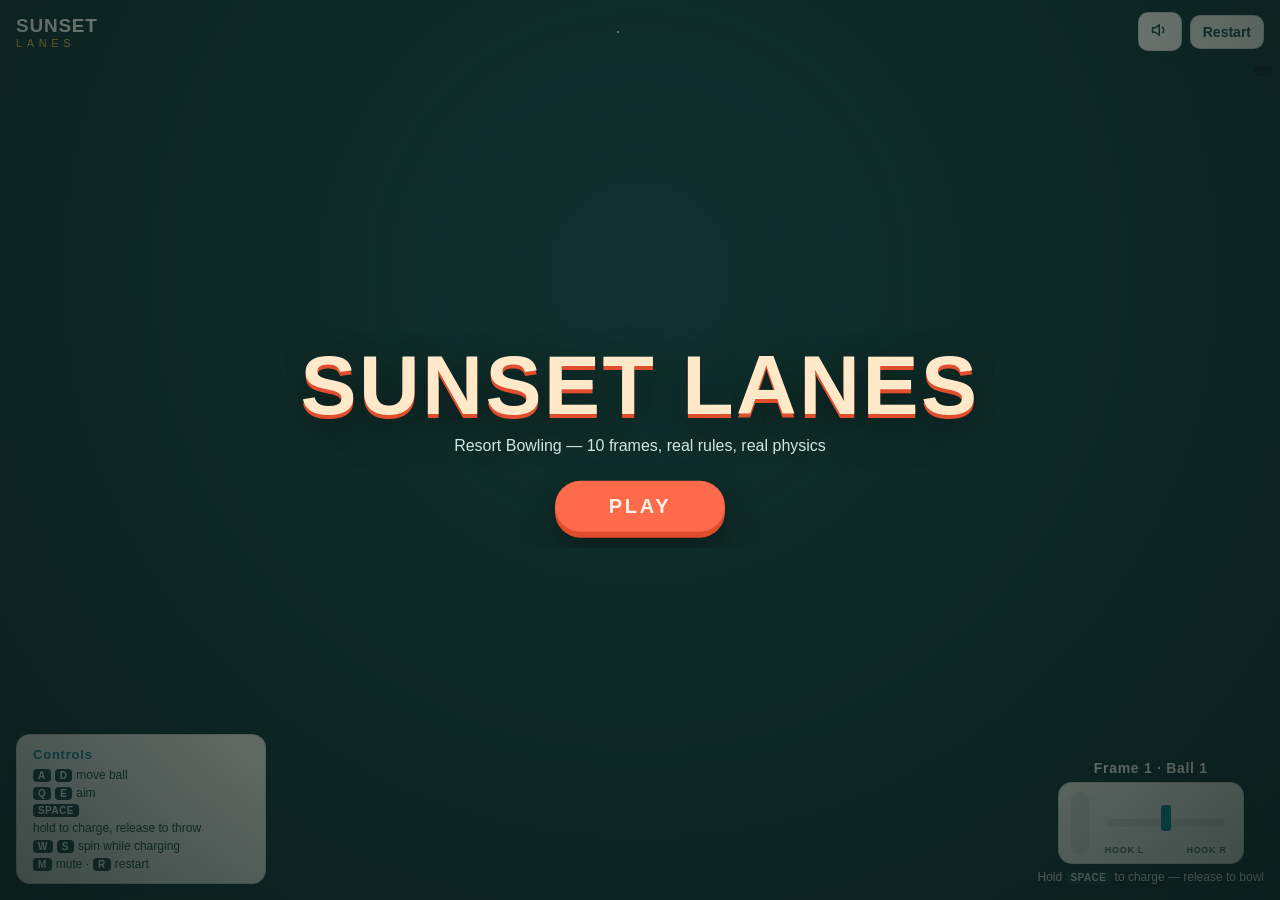
<file: index.html>
<!DOCTYPE html>
<html lang="en">
<head>
  <meta charset="UTF-8" />
  <meta name="viewport" content="width=device-width, initial-scale=1.0" />
  <title>Sunset Lanes — Resort Bowling</title>
  <link rel="icon" href="data:image/svg+xml,%3Csvg xmlns='http://www.w3.org/2000/svg' viewBox='0 0 32 32'%3E%3Ccircle cx='16' cy='16' r='13' fill='%230e7d86'/%3E%3Ccircle cx='13' cy='13' r='2' fill='%23083439'/%3E%3Ccircle cx='20' cy='13' r='2' fill='%23083439'/%3E%3Ccircle cx='16.5' cy='19' r='2' fill='%23083439'/%3E%3C/svg%3E" />
  <link rel="preconnect" href="https://api.fontshare.com" />
  <link href="https://api.fontshare.com/v2/css?f[]=chillax@400,500,600,700&f[]=general-sans@400,500,600&display=swap" rel="stylesheet" />
  <link rel="stylesheet" href="css/style.css?v=5" />
</head>
<body>
  <!-- HUD -->
  <div id="hud">
    <div id="debug"></div>

    <header id="topbar">
      <div id="brand">SUNSET<span>LANES</span></div>
      <div id="scorecard-wrap">
        <table id="scorecard" aria-label="Scorecard"></table>
      </div>
      <div id="top-buttons">
        <button id="mute-btn" aria-label="Toggle sound" title="Mute (M)">
          <svg width="18" height="18" viewBox="0 0 24 24" fill="none" stroke="currentColor" stroke-width="2" stroke-linecap="round" stroke-linejoin="round"><polygon points="11 5 6 9 2 9 2 15 6 15 11 19 11 5"/><path d="M15.54 8.46a5 5 0 0 1 0 7.07"/></svg>
        </button>
        <button id="restart-btn" title="Restart (R)">Restart</button>
        <button id="btn-phone-reconnect" class="hidden" title="Reconnect a disconnected phone">RECONNECT PHONE</button>
      </div>
    </header>

    <div id="message"></div>

    <div id="turn-banner" class="hidden"></div>
    <aside id="match-panel" class="hidden"></aside>

    <div id="bottom-hud">
      <aside id="controls-panel">
        <h3>Controls</h3>
        <ul>
          <li><kbd>A</kbd><kbd>D</kbd> move ball</li>
          <li><kbd>Q</kbd><kbd>E</kbd> aim</li>
          <li><kbd>SPACE</kbd> hold to charge, release to throw</li>
          <li><kbd>W</kbd><kbd>S</kbd> spin while charging</li>
          <li><kbd>M</kbd> mute · <kbd>R</kbd> restart</li>
        </ul>
      </aside>
      <div id="meter-wrap">
        <div id="frame-indicator">Frame 1 · Ball 1</div>
        <div id="meters-row">
          <div id="power-meter" title="Power"><div id="power-fill"></div></div>
          <div id="spin-dial" title="Spin">
            <div id="spin-track"></div>
            <div id="spin-needle"></div>
            <span class="spin-label left">HOOK L</span>
            <span class="spin-label right">HOOK R</span>
          </div>
        </div>
        <div id="hint">Hold <kbd>SPACE</kbd> to charge — release to bowl</div>
      </div>
    </div>
  </div>

  <!-- Phone disconnected mid-game: reconnect popup (game keeps running) -->
  <div id="phone-reconnect" class="hidden">
    <div id="phone-reconnect-card">
      <h2 id="reconnect-title">PHONE DISCONNECTED</h2>
      <p id="reconnect-status" class="menu-note">The game is still running — nothing was reset.</p>
      <canvas id="reconnect-qr" width="200" height="200"></canvas>
      <p class="menu-note">Rescan this QR on the phone (same code), or tap RECONNECT on the phone itself.</p>
      <div id="reconnect-code">----</div>
      <button id="btn-reconnect-refresh" class="menu-btn">RECONNECT</button>
      <button id="btn-reconnect-new" class="menu-btn">NEW CODE</button>
      <button id="btn-reconnect-close" class="menu-link">Close</button>
    </div>
  </div>

  <!-- Title screen / menus / game over -->
  <div id="overlay" class="show">
    <div id="overlay-card">
      <h1 id="overlay-title">SUNSET LANES</h1>
      <p id="overlay-sub">Resort Bowling — 10 frames, real rules, real physics</p>
      <button id="overlay-btn">PLAY</button>

      <!-- Multiplayer menus -->
      <div id="menu-panel" class="hidden">
        <!-- main mode select -->
        <div id="menu-main" class="menu-screen">
          <div id="solo-games-row">
            <span class="menu-label">Games</span>
            <button id="solo-games-minus" class="count-btn">−</button>
            <span id="solo-games-value">1</span>
            <button id="solo-games-plus" class="count-btn">+</button>
          </div>
          <button id="btn-solo" class="menu-btn">SOLO PLAY</button>
          <p id="phone-menu-note" class="menu-note hidden">PHONE CONTROLLER CONNECTED</p>
          <button id="btn-local" class="menu-btn">LOCAL MULTIPLAYER</button>
          <button id="btn-online" class="menu-btn">PLAY ONLINE</button>
          <button id="btn-phone" class="menu-btn phone-accent">USE PHONE AS CONTROLLER</button>
        </div>
        <!-- local player count -->
        <div id="menu-local" class="menu-screen hidden">
          <p class="menu-label">How many bowlers?</p>
          <div id="local-count-row">
            <button class="count-btn" data-count="2">2</button>
            <button class="count-btn" data-count="3">3</button>
            <button class="count-btn" data-count="4">4</button>
          </div>
          <div id="local-names"></div>
          <p class="menu-label">How many games?</p>
          <div id="games-row">
            <button id="games-minus" class="count-btn">−</button>
            <span id="games-value">1</span>
            <button id="games-plus" class="count-btn">+</button>
          </div>
          <button id="btn-local-start" class="menu-btn">START MATCH</button>
          <button id="btn-local-back" class="menu-link">Back</button>
        </div>
        <!-- online setup -->
        <div id="menu-online" class="menu-screen hidden">
          <p class="menu-label">Your name</p>
          <input id="online-name" class="menu-input" maxlength="14" placeholder="Bowler" autocomplete="off" />
          <button id="btn-create" class="menu-btn">CREATE ROOM</button>
          <p class="menu-label">or join with a code</p>
          <input id="join-code" class="menu-input" maxlength="4" placeholder="ABCD" autocomplete="off" autocapitalize="characters" />
          <button id="btn-join" class="menu-btn">JOIN ROOM</button>
          <button id="btn-online-back" class="menu-link">Back</button>
          <p id="online-error" class="menu-error hidden"></p>
        </div>
        <!-- phone controller pairing (multi-phone: 1-4 slots) -->
        <div id="menu-phone" class="menu-screen hidden">
          <p class="menu-label">How many phones?</p>
          <div id="phone-count-row">
            <button class="count-btn selected" data-phones="1">1</button>
            <button class="count-btn" data-phones="2">2</button>
            <button class="count-btn" data-phones="3">3</button>
            <button class="count-btn" data-phones="4">4</button>
          </div>
          <p class="menu-label">Pair your phones</p>
          <canvas id="phone-qr" width="200" height="200"></canvas>
          <p class="menu-label">or visit this site on each phone and enter</p>
          <div id="phone-code">----</div>
          <div id="phone-slots"></div>
          <p id="phone-status" class="menu-note">Pick how many phones, then pair</p>
          <p class="menu-note small-note">Tilt a phone to steer, swing it forward to throw (Wii-style). MULTIPLE PHONES: in LOCAL MULTIPLAYER phone 1 bowls for bowler 1, phone 2 for bowler 2, and so on — bowlers without a phone of their own are controlled by any connected phone (shared). With just ONE phone connected, it controls whichever bowler is up (pass the phone around). Extra phones beyond the roster share the active bowler. RECENTER sets neutral; SETUP on the phone has control-scheme presets (wheel / twist / swing-only) and sensitivity.</p>
          <button id="btn-phone-done" class="menu-btn hidden">DONE — PICK A MODE</button>
          <div id="phone-pair-row" class="hidden">
            <button id="btn-phone-back" class="menu-link">Back</button>
            <button id="btn-phone-disconnect" class="menu-link danger">Disconnect phones</button>
          </div>
          <p id="phone-connected-note" class="menu-note hidden">Phone controller connected — pick a mode and bowl</p>
        </div>
        <!-- lobby -->
        <div id="menu-lobby" class="menu-screen hidden">
          <p class="menu-label">Room code</p>
          <div id="lobby-code">----</div>
          <p class="menu-label">Bowlers</p>
          <ul id="lobby-players"></ul>
          <button id="btn-start-match" class="menu-btn">START MATCH</button>
          <p id="lobby-waiting" class="menu-note hidden">Waiting for the host to start…</p>
          <button id="btn-leave" class="menu-link">Leave room</button>
        </div>
      </div>
    </div>
    <div id="final-panel">
      <div id="final-score">0</div>
      <div id="final-rank">SOLID GAME</div>
      <div id="final-standings" class="hidden"></div>
      <button id="play-again">PLAY AGAIN</button>
    </div>
  </div>

  <script type="module" src="src/main.js?v=5"></script>
</body>
</html>
</file>
<file: css/style.css>
/* Sunset Lanes — resort bowling design system
   Palette: warm cream surfaces, deep teal ink, coral accent.
   Fonts: Chillax (display) + General Sans (body) from Fontshare. */

:root {
  --font-display: 'Chillax', 'Avenir Next', sans-serif;
  --font-body: 'General Sans', 'Helvetica Neue', sans-serif;

  --color-bg: #0f2e2b;
  --color-surface: rgba(247, 241, 230, 0.92);
  --color-surface-solid: #f7f1e6;
  --color-border: rgba(23, 63, 58, 0.18);
  --color-ink: #173f3a;
  --color-ink-muted: #4a6b66;
  --color-accent: #ff6b4a;
  --color-accent-deep: #e04e2e;
  --color-teal: #0e7d86;
  --color-gold: #e8b34b;

  --text-xs: 12px;
  --text-sm: 14px;
  --text-base: 16px;
  --text-lg: 20px;

  --space-1: 4px;
  --space-2: 8px;
  --space-3: 12px;
  --space-4: 16px;

  --radius-md: 10px;
  --radius-lg: 14px;
  --shadow-md: 0 4px 14px rgba(15, 46, 43, 0.25);
  --transition-ui: 180ms cubic-bezier(0.16, 1, 0.3, 1);
}

*, *::before, *::after { box-sizing: border-box; margin: 0; padding: 0; }

html, body { height: 100%; }
body { overflow: hidden; } /* the game page: fixed viewport */
body.phone-body { overflow-y: auto; } /* the controller page: scrolls if needed */

body {
  font-family: var(--font-body);
  color: var(--color-ink);
  background: var(--color-bg);
  -webkit-font-smoothing: antialiased;
}

canvas { display: block; }

#hud {
  position: fixed;
  inset: 0;
  pointer-events: none;
  z-index: 10;
  display: flex;
  flex-direction: column;
  justify-content: space-between;
}

#hud button { pointer-events: auto; }

/* debug overlay */
#debug {
  position: fixed;
  top: 66px;
  right: var(--space-2);
  background: rgba(10, 25, 23, 0.72);
  color: #7fe3a8;
  font: 11px/1.5 ui-monospace, monospace;
  padding: 5px 9px;
  border-radius: 6px;
  white-space: pre;
  pointer-events: none;
  z-index: 99;
}

/* ---------- top bar ---------- */
#topbar {
  display: flex;
  align-items: stretch;
  gap: var(--space-3);
  padding: var(--space-3) var(--space-4);
}

#brand {
  font-family: var(--font-display);
  font-weight: 700;
  font-size: 19px;
  letter-spacing: 0.04em;
  color: var(--color-surface-solid);
  text-shadow: 0 1px 4px rgba(15, 46, 43, 0.5);
  display: flex;
  flex-direction: column;
  justify-content: center;
  white-space: nowrap;
}
#brand span {
  font-size: 11px;
  font-weight: 500;
  letter-spacing: 0.42em;
  color: var(--color-gold);
}

#scorecard-wrap {
  flex: 1;
  min-width: 0;
  display: flex;
  justify-content: center;
  overflow-x: auto;
  pointer-events: auto;
}

#scorecard {
  background: var(--color-surface);
  border: 1px solid var(--color-border);
  border-radius: var(--radius-md);
  box-shadow: var(--shadow-md);
  border-collapse: separate;
  border-spacing: 0;
  font-variant-numeric: tabular-nums lining-nums;
  align-self: center;
  max-width: 100%;
}

#scorecard .frame-labels th {
  font-size: 10px;
  font-weight: 600;
  letter-spacing: 0.08em;
  color: var(--color-ink-muted);
  padding: 3px 0 2px;
  border-bottom: 1px solid var(--color-border);
  min-width: 44px;
  text-align: center;
}
#scorecard .frame-labels th:first-child { border-top-left-radius: var(--radius-md); }
#scorecard .frame-labels th:last-child { border-top-right-radius: var(--radius-md); min-width: 56px; }

#scorecard .rolls td {
  padding: 4px 0;
  border-bottom: 1px solid var(--color-border);
}
#scorecard .frame-rolls-inner {
  display: flex;
  justify-content: center;
  gap: 2px;
}
#scorecard .frame-rolls .roll {
  width: 15px;
  height: 19px;
  display: inline-flex;
  align-items: center;
  justify-content: center;
  font-size: 13px;
  font-weight: 600;
  color: var(--color-ink);
  background: rgba(23, 63, 58, 0.05);
  border-radius: 4px;
}
#scorecard .frame-rolls.current .roll {
  background: rgba(255, 107, 74, 0.16);
  box-shadow: inset 0 0 0 1px rgba(255, 107, 74, 0.5);
}

#scorecard .totals td {
  font-size: 13px;
  font-weight: 700;
  text-align: center;
  padding: 4px 0 5px;
  min-width: 44px;
  color: var(--color-ink);
}
#scorecard .totals .grand-total {
  color: var(--color-ink-muted);
  font-size: 15px;
}
#scorecard .total-label { min-width: 56px; }

/* top-right buttons */
#top-buttons {
  display: flex;
  gap: var(--space-2);
  align-items: center;
}
#mute-btn, #restart-btn {
  background: var(--color-surface);
  border: 1px solid var(--color-border);
  color: var(--color-ink);
  border-radius: var(--radius-md);
  padding: 8px 12px;
  font-size: var(--text-sm);
  font-weight: 600;
  cursor: pointer;
  box-shadow: var(--shadow-md);
  transition: transform var(--transition-ui), background var(--transition-ui);
}
#mute-btn:hover, #restart-btn:hover { transform: translateY(-1px); }
#mute-btn.muted { color: var(--color-ink-muted); }
#mute-btn.muted svg { opacity: 0.45; }
#btn-phone-reconnect { /* persistent mid-game recovery entry point */
  background: linear-gradient(180deg, #4cc9f0, #4aa8d8);
  border: none;
  color: #06222e;
  border-radius: var(--radius-md);
  padding: 8px 12px;
  font-size: var(--text-sm);
  font-weight: 700;
  cursor: pointer;
}
#btn-phone-reconnect.hidden { display: none; }

/* ---------- center message ---------- */
#message {
  position: fixed;
  top: 24%;
  left: 50%;
  transform: translate(-50%, -8px) scale(0.9);
  font-family: var(--font-display);
  font-weight: 700;
  font-size: clamp(40px, 7vw, 76px);
  letter-spacing: 0.02em;
  color: var(--color-surface-solid);
  text-shadow: 0 3px 0 var(--color-accent-deep), 0 8px 28px rgba(15, 46, 43, 0.55);
  opacity: 0;
  pointer-events: none;
  transition: opacity 220ms ease, transform 220ms cubic-bezier(0.16, 1, 0.3, 1);
  white-space: nowrap;
  z-index: 20;
}
#message.show { opacity: 1; transform: translate(-50%, 0) scale(1); }
#message.strike { color: #ffdf7e; text-shadow: 0 3px 0 var(--color-accent-deep), 0 2px 16px rgba(10, 26, 24, 0.85), 0 8px 30px rgba(10, 26, 24, 0.6); }
#message.spare { color: #d7f3ee; }
#message.gutter { color: #9db4b0; font-size: clamp(28px, 5vw, 52px); }
#message.info { font-size: clamp(22px, 4vw, 40px); text-shadow: 0 2px 12px rgba(15, 46, 43, 0.6); }

/* ---------- bottom HUD ---------- */
#bottom-hud {
  display: flex;
  align-items: flex-end;
  justify-content: space-between;
  gap: var(--space-4);
  padding: 0 var(--space-4) var(--space-4);
}

#controls-panel {
  background: var(--color-surface);
  border: 1px solid var(--color-border);
  border-radius: var(--radius-lg);
  box-shadow: var(--shadow-md);
  padding: var(--space-3) var(--space-4);
  font-size: var(--text-xs);
  color: var(--color-ink);
  pointer-events: auto;
  max-width: 250px;
}
#controls-panel h3 {
  font-family: var(--font-display);
  font-size: 13px;
  font-weight: 600;
  letter-spacing: 0.06em;
  margin-bottom: 6px;
  color: var(--color-teal);
}
#controls-panel ul { list-style: none; display: grid; gap: 4px; }
#controls-panel li { display: flex; align-items: center; gap: 4px; flex-wrap: wrap; }
kbd {
  font-family: var(--font-body);
  font-size: 10px;
  font-weight: 600;
  background: var(--color-ink);
  color: var(--color-surface-solid);
  border-radius: 4px;
  padding: 1px 5px;
  letter-spacing: 0.04em;
}

#meter-wrap {
  display: flex;
  flex-direction: column;
  align-items: center;
  gap: 6px;
  pointer-events: auto;
}
#frame-indicator {
  font-family: var(--font-display);
  font-weight: 600;
  font-size: var(--text-sm);
  color: var(--color-surface-solid);
  text-shadow: 0 1px 6px rgba(15, 46, 43, 0.6);
  letter-spacing: 0.05em;
}
#meters-row {
  display: flex;
  align-items: center;
  gap: var(--space-3);
  background: var(--color-surface);
  border: 1px solid var(--color-border);
  border-radius: var(--radius-lg);
  box-shadow: var(--shadow-md);
  padding: var(--space-2) var(--space-3);
}

#power-meter {
  width: 18px;
  height: 64px;
  background: rgba(23, 63, 58, 0.1);
  border-radius: 9px;
  overflow: hidden;
  display: flex;
  align-items: flex-end;
  position: relative;
}
#power-fill {
  width: 100%;
  height: 0%;
  background: linear-gradient(#ffb347, var(--color-accent));
  border-radius: 9px;
  transition: height 40ms linear;
}

#spin-dial {
  width: 130px;
  height: 64px;
  position: relative;
  display: flex;
  align-items: center;
  justify-content: center;
}
#spin-track {
  position: absolute;
  left: 6px; right: 6px;
  height: 8px;
  background: rgba(23, 63, 58, 0.12);
  border-radius: 4px;
}
#spin-needle {
  position: absolute;
  top: 14px;
  width: 10px;
  height: 26px;
  background: var(--color-teal);
  border-radius: 3px;
  transform: translateX(-50%);
  left: 50%;
  transition: left 60ms linear;
}
.spin-label {
  position: absolute;
  bottom: 0;
  font-size: 9px;
  font-weight: 600;
  letter-spacing: 0.08em;
  color: var(--color-ink-muted);
}
.spin-label.left { left: 4px; }
.spin-label.right { right: 4px; }

#hint {
  font-size: var(--text-xs);
  color: var(--color-surface-solid);
  text-shadow: 0 1px 5px rgba(15, 46, 43, 0.65);
  opacity: 0.9;
}

/* ---------- overlay (title / game over) ---------- */
#overlay {
  position: fixed;
  inset: 0;
  z-index: 30;
  display: flex;
  align-items: center;
  justify-content: center;
  background: radial-gradient(ellipse at 50% 30%, rgba(23, 63, 58, 0.25), rgba(10, 26, 24, 0.78));
  opacity: 0;
  pointer-events: none;
  transition: opacity 300ms ease;
}
#overlay.show { opacity: 1; pointer-events: auto; }

#overlay-card {
  text-align: center;
  color: var(--color-surface-solid);
  padding: var(--space-4);
  transform: translateY(-6%);
  max-height: 92vh;
  overflow-y: auto;
}
#overlay-title {
  font-family: var(--font-display);
  font-weight: 700;
  font-size: clamp(44px, 8vw, 84px);
  letter-spacing: 0.03em;
  line-height: 1;
  color: #ffe9c9;
  text-shadow: 0 4px 0 var(--color-accent-deep), 0 14px 40px rgba(0, 0, 0, 0.45);
}
#overlay-sub {
  margin-top: 10px;
  font-size: var(--text-base);
  color: #cfe9df;
}
#overlay-btn {
  margin-top: 26px;
  font-family: var(--font-display);
  font-weight: 700;
  font-size: var(--text-lg);
  letter-spacing: 0.14em;
  color: var(--color-surface-solid);
  background: var(--color-accent);
  border: none;
  border-radius: 999px;
  padding: 14px 54px;
  cursor: pointer;
  box-shadow: 0 6px 0 var(--color-accent-deep), 0 16px 34px rgba(0, 0, 0, 0.4);
  transition: transform var(--transition-ui), box-shadow var(--transition-ui);
}
#overlay-btn:hover { transform: translateY(-2px); }
#overlay-btn:active { transform: translateY(2px); box-shadow: 0 2px 0 var(--color-accent-deep); }

#final-panel { display: none; text-align: center; color: var(--color-surface-solid); }
#overlay.show #final-panel.show { display: block; }
#overlay.show #final-panel.show ~ * { display: none; }
#final-panel.show ~ #overlay-card { display: none; }

#final-score {
  font-family: var(--font-display);
  font-weight: 700;
  font-size: clamp(72px, 14vw, 140px);
  line-height: 1;
  color: #ffe9c9;
  text-shadow: 0 4px 0 var(--color-accent-deep), 0 14px 40px rgba(0, 0, 0, 0.45);
}
#final-rank {
  font-family: var(--font-display);
  font-weight: 600;
  font-size: var(--text-lg);
  letter-spacing: 0.3em;
  color: var(--color-gold);
  margin-top: 8px;
}
#play-again {
  margin-top: 24px;
  font-family: var(--font-display);
  font-weight: 700;
  font-size: var(--text-lg);
  letter-spacing: 0.12em;
  color: var(--color-surface-solid);
  background: var(--color-teal);
  border: none;
  border-radius: 999px;
  padding: 13px 44px;
  cursor: pointer;
  box-shadow: 0 5px 0 #085258, 0 14px 30px rgba(0, 0, 0, 0.4);
  transition: transform var(--transition-ui);
}
#play-again:hover { transform: translateY(-2px); }

/* responsive: small screens */
@media (max-width: 720px) {
  #brand { display: none; }
  #controls-panel { display: none; }
  #scorecard .frame-labels th, #scorecard .totals td { min-width: 32px; }
  #scorecard .frame-rolls { min-width: 32px; }
  #scorecard .frame-rolls .roll { width: 11px; height: 17px; font-size: 11px; }
  #hint { display: none; }
}

/* ============================================================
   Multiplayer: menu screens, lobby, match panel, turn banner
   ============================================================ */
#menu-panel { display: flex; flex-direction: column; align-items: center; gap: 10px; margin-top: 14px; }
#menu-panel.hidden { display: none; }
.menu-screen { display: flex; flex-direction: column; align-items: center; gap: 10px; width: 100%; }
.menu-screen.hidden { display: none; }
.menu-btn {
  font-family: var(--font-display, inherit);
  background: var(--color-accent, #ff6b57);
  color: #fff;
  border: none;
  border-radius: 10px;
  padding: 12px 26px;
  font-size: 16px;
  font-weight: 600;
  letter-spacing: 0.06em;
  cursor: pointer;
  min-width: 220px;
  box-shadow: 0 4px 14px rgba(10, 26, 24, 0.25);
}
.menu-btn:hover { filter: brightness(1.08); transform: translateY(-1px); }
.menu-link {
  background: none; border: none; color: var(--color-text-dim, #9db4b0);
  font-size: 13px; cursor: pointer; text-decoration: underline; padding: 4px;
}
.menu-label { font-size: 12px; letter-spacing: 0.12em; text-transform: uppercase; color: var(--color-text-dim, #9db4b0); margin: 6px 0 0; }
.menu-input {
  background: rgba(255, 255, 255, 0.92);
  border: 2px solid var(--color-teal, #0e7d86);
  border-radius: 10px;
  padding: 10px 14px;
  font-size: 16px;
  text-align: center;
  width: 220px;
  color: #12332f;
  outline: none;
}
.menu-input:focus { border-color: var(--color-accent, #ff6b57); }
.menu-error { color: #ffb4a6; font-size: 13px; max-width: 280px; text-align: center; }
.menu-note { color: var(--color-text-dim, #9db4b0); font-size: 13px; }
#local-count-row { display: flex; gap: 10px; }
.count-btn {
  width: 52px; height: 52px; border-radius: 50%;
  border: 2px solid var(--color-teal, #0e7d86);
  background: rgba(255, 255, 255, 0.1);
  color: #fff; font-size: 20px; font-weight: 600; cursor: pointer;
}
.count-btn.selected { background: var(--color-teal, #0e7d86); }
#local-names { display: flex; flex-direction: column; gap: 6px; }
#local-names .menu-input { width: 220px; padding: 7px 12px; font-size: 14px; }
#lobby-code {
  font-size: 40px; font-weight: 700; letter-spacing: 0.35em;
  color: #fff; background: rgba(14, 125, 134, 0.35);
  border-radius: 12px; padding: 6px 18px 6px 24px;
}
#lobby-players { list-style: none; padding: 0; margin: 0; display: flex; flex-direction: column; gap: 4px; }
#lobby-players li {
  color: #eaf6f4; font-size: 15px; padding: 6px 14px;
  background: rgba(255, 255, 255, 0.08); border-radius: 8px; min-width: 220px; text-align: center;
}
#lobby-players li.host::after { content: ' · host'; color: var(--color-text-dim, #9db4b0); font-size: 12px; }

/* turn banner (top center under the message) */
#turn-banner {
  position: absolute; left: 50%; transform: translateX(-50%);
  top: 108px;
  background: rgba(10, 26, 24, 0.72);
  border: 1px solid rgba(255, 255, 255, 0.14);
  color: #eaf6f4;
  padding: 8px 18px;
  border-radius: 999px;
  font-size: 14px;
  letter-spacing: 0.04em;
  backdrop-filter: blur(6px);
  z-index: 5;
  pointer-events: none;
  text-align: center;
}
#turn-banner.hidden { display: none; }
#turn-banner .sub { display: block; font-size: 11px; color: #9db4b0; margin-top: 2px; }

/* standings sidebar (multiplayer) */
#match-panel {
  position: absolute;
  right: 12px; top: 84px;
  background: rgba(10, 26, 24, 0.72);
  border: 1px solid rgba(255, 255, 255, 0.14);
  border-radius: 14px;
  padding: 12px 16px;
  min-width: 190px;
  z-index: 5;
  backdrop-filter: blur(6px);
}
#match-panel.hidden { display: none; }
#match-panel h3 { margin: 0 0 8px; font-size: 11px; letter-spacing: 0.14em; color: #9db4b0; text-transform: uppercase; }
#match-panel .mp-row {
  display: flex; justify-content: space-between; gap: 12px;
  color: #eaf6f4; font-size: 14px; padding: 3px 0;
}
#match-panel .mp-row.active { color: #ffdf7e; font-weight: 600; }
#match-panel .mp-row .mp-total { font-weight: 600; }
#match-panel .mp-row.done { opacity: 0.6; }

/* game-over standings list */
#final-standings { display: flex; flex-direction: column; gap: 4px; margin: 10px 0 4px; }
#final-standings.hidden { display: none; }
#final-standings .fs-row {
  display: flex; justify-content: space-between; gap: 18px;
  color: #eaf6f4; font-size: 16px;
  background: rgba(255, 255, 255, 0.07); border-radius: 8px; padding: 6px 14px; min-width: 240px;
}
#final-standings .fs-row.winner { color: #ffdf7e; font-weight: 700; }

/* ============ Phone controller page (phone.html) ============ */

.phone-body {
  margin: 0;
  background: radial-gradient(120% 120% at 50% 0%, #0a3d5c 0%, #062739 55%, #041824 100%);
  color: #eaf4f8;
  font-family: 'General Sans', system-ui, sans-serif;
  min-height: 100dvh;
  -webkit-user-select: none;
  user-select: none;
  touch-action: manipulation;
}

.phone-wrap {
  min-height: 100dvh;
  display: flex;
  flex-direction: column;
  padding: env(safe-area-inset-top) 18px env(safe-area-inset-bottom);
  box-sizing: border-box;
}

.phone-screen {
  display: none;
  flex-direction: column;
  align-items: center;
  gap: 14px;
  text-align: center;
  margin-block: auto; /* centers when it fits, scrolls instead of clipping */
}
.phone-screen.active { display: flex; }

.phone-title {
  font-family: 'Chillax', system-ui, sans-serif;
  font-size: 30px;
  letter-spacing: 3px;
  margin: 0;
  color: #fff;
}
.phone-title::after {
  content: "";
  display: block;
  width: 54px; height: 4px; margin: 8px auto 0;
  border-radius: 2px;
  background: linear-gradient(90deg, #f7b267, #e76f51);
}
.phone-sub { margin: 0; color: #9fc3d8; font-size: 15px; }

.phone-label { color: #9fc3d8; font-size: 13px; letter-spacing: 1px; text-transform: uppercase; }

.phone-input {
  width: 180px;
  padding: 14px;
  font-size: 26px;
  letter-spacing: 8px;
  text-align: center;
  text-transform: uppercase;
  background: rgba(255, 255, 255, 0.08);
  border: 1px solid rgba(255, 255, 255, 0.25);
  border-radius: 12px;
  color: #fff;
  outline: none;
}
.phone-input:focus { border-color: #f7b267; }

.phone-btn {
  min-width: 200px;
  padding: 14px 22px;
  font-size: 16px;
  font-weight: 600;
  letter-spacing: 2px;
  color: #062739;
  background: linear-gradient(180deg, #ffd9a0, #f7b267);
  border: none;
  border-radius: 14px;
  box-shadow: 0 6px 18px rgba(247, 178, 103, 0.35);
}
.phone-btn:active { transform: translateY(2px); }
.phone-btn.small { min-width: 140px; padding: 10px 14px; font-size: 13px; }
.phone-btn.throw {
  min-width: 260px;
  padding: 20px 24px;
  font-size: 20px;
  background: linear-gradient(180deg, #ff9d7a, #e76f51);
  box-shadow: 0 8px 24px rgba(231, 111, 81, 0.45);
  touch-action: none; /* hold-to-throw: no scroll/zoom may steal the press */
}
.phone-btn.throw.armed {
  background: linear-gradient(180deg, #ffd9a0, #f7b267);
  box-shadow: 0 0 0 3px rgba(247, 178, 103, 0.55), 0 8px 24px rgba(231, 111, 81, 0.45);
}
.phone-btn:disabled { opacity: 0.45; }

.phone-err { color: #ff9d8a; font-size: 13px; min-height: 18px; margin: 0; }

.phone-top {
  display: flex; align-items: center; gap: 8px;
  font-size: 13px; color: #9fc3d8;
  width: 100%; justify-content: center;
}
.dot {
  width: 10px; height: 10px; border-radius: 50%;
  background: #888; display: inline-block;
}
.dot.ok { background: #4ade80; box-shadow: 0 0 8px #4ade80; }
.dot.warn { background: #f7b267; box-shadow: 0 0 8px #f7b267; }
.dot.err { background: #ef5d43; box-shadow: 0 0 8px #ef5d43; }
.lat { color: #9fc3d8; }
.slot-badge {
  padding: 3px 10px;
  font-size: 12px;
  font-weight: 600;
  letter-spacing: 1px;
  color: #062739;
  background: linear-gradient(180deg, #ffd9a0, #f7b267);
  border-radius: 999px;
}
.slot-badge.hidden { display: none; }

/* mirrored game buttons on the phone (menus, game over, in-game controls) */
.game-buttons {
  display: flex;
  flex-direction: column;
  gap: 10px;
  width: 100%;
  align-items: center;
  max-height: 34vh; /* long menus scroll instead of pushing off-screen */
  overflow-y: auto;
  touch-action: pan-y;
}
.game-buttons.hidden { display: none; }
.game-buttons .gb-btn { min-width: 230px; flex: none; }
.gb-values {
  margin: 0;
  font-size: 12px;
  letter-spacing: 2px;
  color: #9fc3d8;
}

.tilt-stage.hidden { display: none; }
.tilt-stage.pad-mode { touch-action: none; } /* drag surface: no scroll/zoom */

/* Reconnect overlay: fixed, covers whatever screen is up when the
   connection drops. The game on the host keeps running — reconnecting
   with the same code/QR lands back in the same slot. */
.reconnect-overlay {
  position: fixed;
  inset: 0;
  z-index: 60;
  display: flex;
  flex-direction: column;
  align-items: center;
  justify-content: center;
  gap: 14px;
  text-align: center;
  padding: 24px;
  background: rgba(6, 22, 33, 0.88);
}
.reconnect-overlay.hidden { display: none; }
.reconnect-title {
  font-size: 20px;
  font-weight: 700;
  letter-spacing: 0.12em;
  color: #ffd9a0;
  margin: 0;
}
.reconnect-sub { font-size: 14px; color: #9dc0d2; margin: 0; }
.reconnect-sub.small { font-size: 12px; }
.tilt-stage {
  position: relative;
  width: min(88vw, 340px);
  aspect-ratio: 1;
  border-radius: 50%;
  background: rgba(255, 255, 255, 0.05);
  border: 2px solid rgba(255, 255, 255, 0.15);
  overflow: hidden;
}
.tilt-bg {
  position: absolute; inset: 0;
  background: radial-gradient(circle at 50% 50%, rgba(247, 178, 103, 0.25), transparent 65%);
  opacity: 0; transition: opacity 0.15s;
}
.tilt-ring {
  position: absolute; inset: 18%;
  border: 1px dashed rgba(255, 255, 255, 0.2);
  border-radius: 50%;
}
.tilt-dot {
  position: absolute; left: 50%; top: 50%;
  width: 56px; height: 56px;
  margin: -28px 0 0 -28px;
  border-radius: 50%;
  background: radial-gradient(circle at 35% 30%, #ffd9a0, #e76f51);
  box-shadow: 0 4px 16px rgba(231, 111, 81, 0.5);
  will-change: transform;
}
.tilt-label {
  position: absolute; left: 0; right: 0; bottom: 14%;
  font-size: 11px; letter-spacing: 3px; color: #9fc3d8;
}

.swing-hint {
  margin: 0; font-size: 16px; color: #cfe6f2;
  min-height: 22px;
  transition: color 0.15s;
}
.swing-hint.armed { color: #f7b267; }

.phone-bottom {
  display: flex; gap: 12px; margin-top: 6px;
  flex-wrap: wrap; justify-content: center;
}

/* desktop menu: phone pairing bits */
#menu-phone #phone-code {
  font-size: 34px; letter-spacing: 10px; font-weight: 700;
  color: #f7b267;
}
#phone-qr {
  border-radius: 10px;
  background: #fff;
  padding: 6px;
}
#phone-qr.hidden { display: none; }

/* ============================================================
   Phone reconnect popup (mid-game disconnect) — game keeps running
   ============================================================ */
#phone-reconnect {
  position: fixed;
  inset: 0;
  z-index: 40; /* above the HUD; above #overlay(30) so it also covers menus */
  display: flex;
  align-items: center;
  justify-content: center;
  background: radial-gradient(ellipse at 50% 30%, rgba(23, 63, 58, 0.25), rgba(10, 26, 24, 0.82));
}
#phone-reconnect.hidden { display: none; }
#phone-reconnect-card {
  text-align: center;
  color: var(--color-surface-solid);
  background: linear-gradient(180deg, #10465c, #0a2e40);
  border: 1px solid rgba(255, 255, 255, 0.12);
  border-radius: 18px;
  padding: 22px 26px;
  max-width: 320px;
  display: flex;
  flex-direction: column;
  align-items: center;
  gap: 10px;
  box-shadow: 0 24px 60px rgba(0, 0, 0, 0.55);
}
#reconnect-title {
  font-family: var(--font-display);
  font-weight: 700;
  font-size: 22px;
  letter-spacing: 0.14em;
  margin: 0;
}
#reconnect-qr {
  border-radius: 10px;
  background: #fff;
  padding: 6px;
  width: 180px;
  height: 180px;
}
#reconnect-qr.hidden { display: none; }
#reconnect-code {
  font-size: 28px;
  letter-spacing: 8px;
  font-weight: 700;
  color: #f7b267;
}
#phone-reconnect-card .menu-note { color: #9dc0d2; }
.small-note { font-size: 12px !important; color: #7fa5bb !important; }
.menu-btn.phone-accent {
  background: linear-gradient(180deg, #4cc9f0, #4aa8d8);
  box-shadow: 0 6px 18px rgba(76, 201, 240, 0.3);
}

/* games-per-session steppers ("lanes": how many times you play) */
#games-row, #solo-games-row {
  display: flex;
  gap: 10px;
  align-items: center;
  justify-content: center;
}
#games-value, #solo-games-value {
  font-size: 20px;
  font-weight: 700;
  color: #ffdf7e;
  min-width: 44px;
  text-align: center;
}

/* series standings title (games 1..N) */
.fs-series-title {
  font-size: 13px;
  letter-spacing: 2px;
  color: #9fc3d8;
  margin-bottom: 6px;
  text-align: center;
}

#phone-pair-row { display: flex; gap: 18px; justify-content: center; }
#phone-pair-row.hidden { display: none; }
.menu-link.danger { color: #ef5d43; }

/* multi-phone pairing: slot chips (P1..P4) + count selector */
#phone-count-row { display: flex; gap: 10px; justify-content: center; }
#phone-slots { display: flex; gap: 8px; justify-content: center; flex-wrap: wrap; min-height: 34px; }
#phone-slots:empty { min-height: 0; }
.slot-chip {
  padding: 8px 14px;
  font-size: 13px;
  font-weight: 600;
  letter-spacing: 1px;
  color: #cfe6f2;
  background: rgba(255, 255, 255, 0.08);
  border: 1px solid rgba(255, 255, 255, 0.25);
  border-radius: 10px;
  cursor: pointer;
}
.slot-chip.ok {
  color: #062739;
  background: linear-gradient(180deg, #ffd9a0, #f7b267);
  border-color: #f7b267;
  cursor: default;
}

/* phone settings screen */
.seg-row {
  display: flex; gap: 8px; justify-content: center; flex-wrap: wrap;
}
.seg-btn {
  padding: 10px 14px;
  font-size: 13px; font-weight: 600; letter-spacing: 1px;
  color: #cfe6f2;
  background: rgba(255, 255, 255, 0.08);
  border: 1px solid rgba(255, 255, 255, 0.25);
  border-radius: 10px;
}
.seg-btn.selected {
  color: #062739;
  background: linear-gradient(180deg, #ffd9a0, #f7b267);
  border-color: #f7b267;
}
.settings-desc {
  margin: 0; font-size: 13px; color: #9fc3d8; max-width: 300px;
}
</file>
